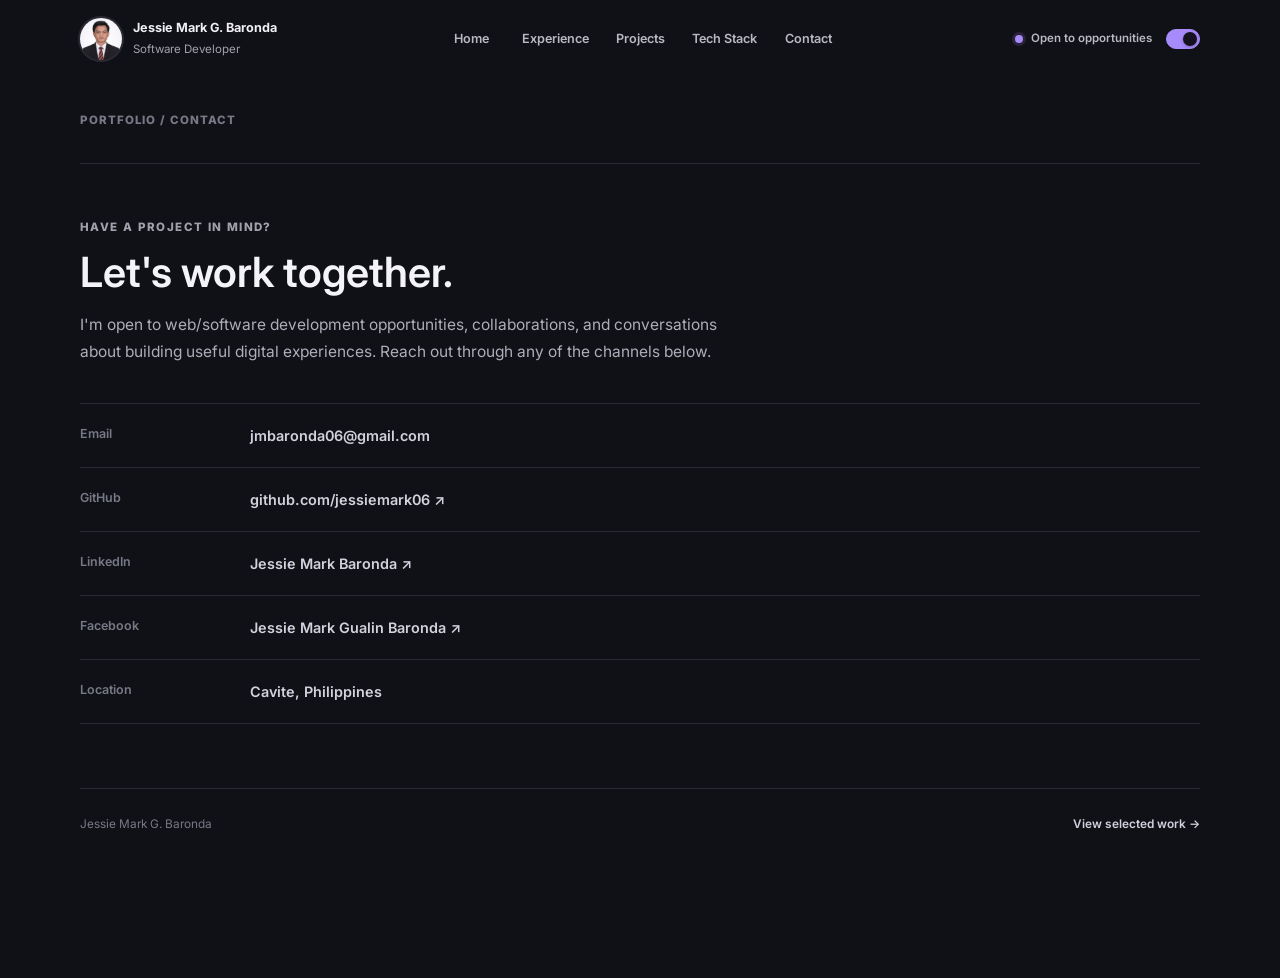
<file: contact.html>
<!DOCTYPE html>
<html lang="en">
<head>
  <meta charset="UTF-8">
  <meta name="viewport" content="width=device-width, initial-scale=1.0">
  <title>Contact</title>
  <meta name="description" content="Contact Jessie Mark G. Baronda about web development opportunities.">
  <link rel="preconnect" href="https://fonts.googleapis.com">
  <link rel="preconnect" href="https://fonts.gstatic.com" crossorigin>
  <link href="https://fonts.googleapis.com/css2?family=Inter:wght@400;500;600;700;800&display=swap" rel="stylesheet">
  <link rel="icon" type="image/svg+xml" href="user.png">
  <link rel="stylesheet" href="style.css">
  <script src="navigation.js" defer></script>
</head>
<body>
  <div class="site-shell">
    <div id="site-sidebar" aria-busy="true"></div>
    <main class="page-main">
      <header class="page-heading"><p class="eyebrow">Portfolio / Contact</p></header>
      <section class="inner-page" aria-labelledby="page-title">
        <p class="eyebrow">Have a project in mind?</p>
        <h1 id="page-title">Let's work together.</h1>
        <p class="page-intro">I'm open to web/software development opportunities, collaborations, and conversations about building useful digital experiences. Reach out through any of the channels below.</p>
        <div class="contact-details">
          <div class="contact-row"><span>Email</span><a href="mailto:jmbaronda06@gmail.com">jmbaronda06@gmail.com</a></div>
          <div class="contact-row"><span>GitHub</span><a href="https://github.com/jessiemark06" target="_blank" rel="noreferrer">github.com/jessiemark06 ↗</a></div>
          <div class="contact-row"><span>LinkedIn</span><a href="https://www.linkedin.com/in/jessie-mark-baronda-596703365/" target="_blank" rel="noreferrer">Jessie Mark Baronda ↗</a></div>
          <div class="contact-row"><span>Facebook</span><a href="https://www.facebook.com/jessiemark.gualinbaronda.7" target="_blank" rel="noopener noreferrer">Jessie Mark Gualin Baronda ↗</a></div>
          <div class="contact-row"><span>Location</span><strong>Cavite, Philippines</strong></div>
        </div>
      </section>
      <footer class="page-footer"><span>Jessie Mark G. Baronda</span><a href="projects.html">View selected work <span aria-hidden="true">→</span></a></footer>
    </main>
  </div>
</body>
</html>
</file>
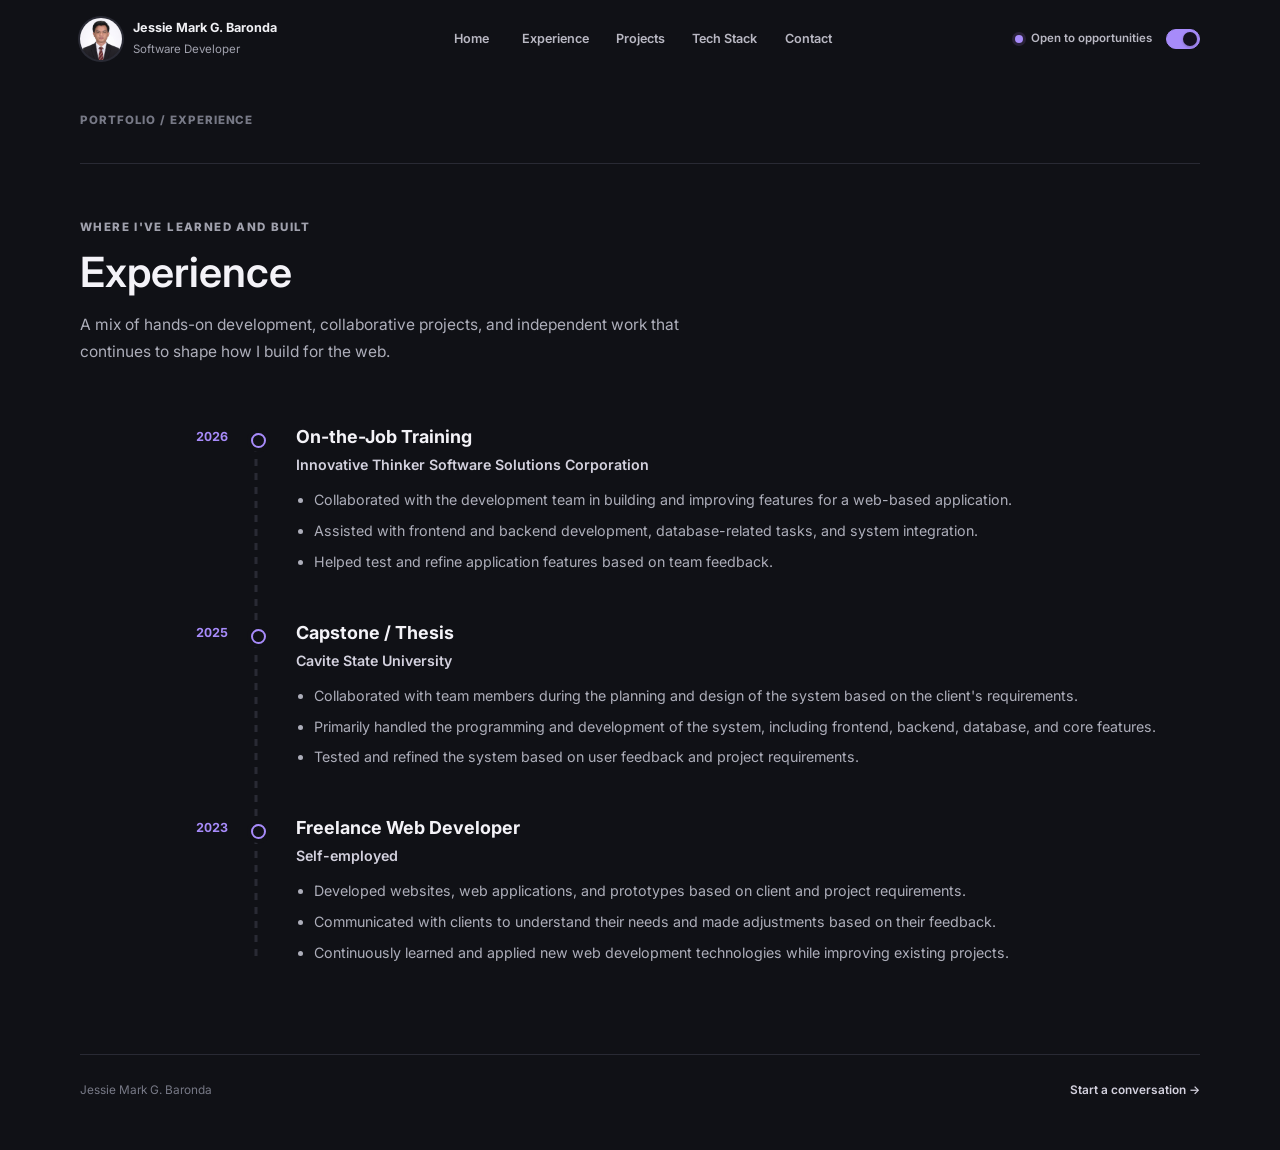
<file: experience.html>
<!DOCTYPE html>
<html lang="en">
<head>
  <meta charset="UTF-8">
  <meta name="viewport" content="width=device-width, initial-scale=1.0">
  <title>Experience</title>
  <meta name="description" content="Development experience of Jessie Mark G. Baronda.">
  <link rel="preconnect" href="https://fonts.googleapis.com">
  <link rel="preconnect" href="https://fonts.gstatic.com" crossorigin>
  <link href="https://fonts.googleapis.com/css2?family=Inter:wght@400;500;600;700;800&display=swap" rel="stylesheet">
  <link rel="icon" type="image/svg+xml" href="user.png">
  <link rel="stylesheet" href="style.css">
  <script src="navigation.js" defer></script>
</head>
<body>
  <div class="site-shell">
    <div id="site-sidebar" aria-busy="true"></div>
    <main class="page-main">
      <header class="page-heading"><p class="eyebrow">Portfolio / Experience</p></header>
      <section class="inner-page" aria-labelledby="page-title">
        <p class="eyebrow">Where I've learned and built</p>
        <h1 id="page-title">Experience</h1>
        <p class="page-intro">A mix of hands-on development, collaborative projects, and independent work that continues to shape how I build for the web.</p>
        <div class="timeline">
          <article class="timeline-item"><span>2026</span><div><h2>On-the-Job Training</h2><p class="timeline-meta">Innovative Thinker Software Solutions Corporation</p><ul><li>Collaborated with the development team in building and improving features for a web-based application.</li><li>Assisted with frontend and backend development, database-related tasks, and system integration.</li><li>Helped test and refine application features based on team feedback.</li></ul></div></article>
          <article class="timeline-item"><span>2025</span><div><h2>Capstone / Thesis</h2><p class="timeline-meta">Cavite State University</p><ul><li>Collaborated with team members during the planning and design of the system based on the client's requirements.</li><li>Primarily handled the programming and development of the system, including frontend, backend, database, and core features.</li><li>Tested and refined the system based on user feedback and project requirements.</li></ul></div></article>
          <article class="timeline-item"><span>2023</span><div><h2>Freelance Web Developer</h2><p class="timeline-meta">Self-employed</p><ul><li>Developed websites, web applications, and prototypes based on client and project requirements.</li><li>Communicated with clients to understand their needs and made adjustments based on their feedback.</li><li>Continuously learned and applied new web development technologies while improving existing projects.</li></ul></div></article>
        </div>
      </section>
      <footer class="page-footer"><span>Jessie Mark G. Baronda</span><a href="contact.html">Start a conversation <span aria-hidden="true">→</span></a></footer>
    </main>
  </div>
</body>
</html>
</file>
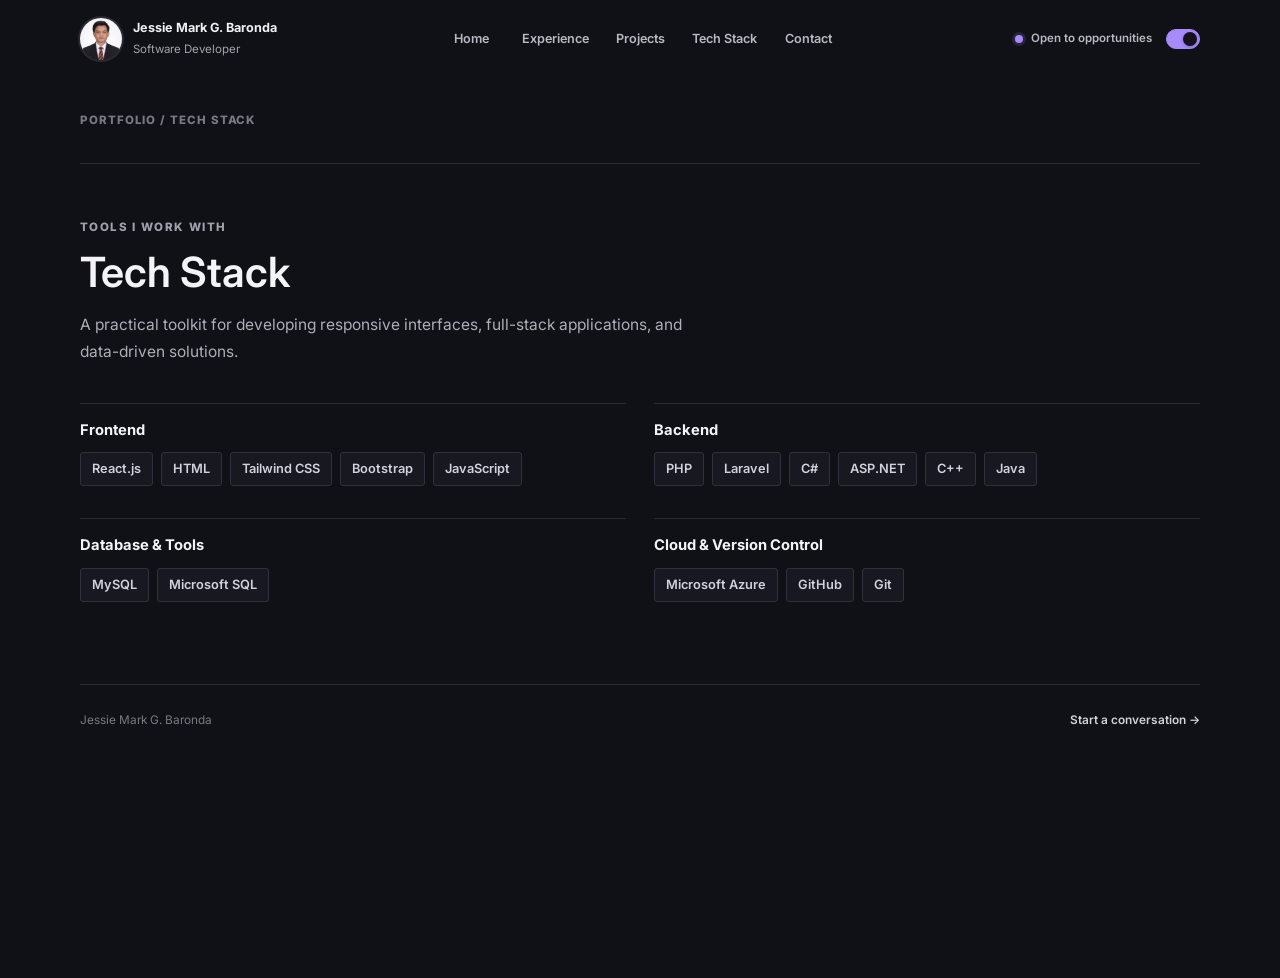
<file: tech-stack.html>
<!DOCTYPE html>
<html lang="en">
<head>
  <meta charset="UTF-8">
  <meta name="viewport" content="width=device-width, initial-scale=1.0">
  <title>Tech Stack</title>
  <meta name="description" content="Development tools and technologies used by Jessie Mark G. Baronda.">
  <link rel="preconnect" href="https://fonts.googleapis.com">
  <link rel="preconnect" href="https://fonts.gstatic.com" crossorigin>
  <link href="https://fonts.googleapis.com/css2?family=Inter:wght@400;500;600;700;800&display=swap" rel="stylesheet">
  <link rel="icon" type="image/svg+xml" href="user.png">
  <link rel="stylesheet" href="style.css">
  <script src="navigation.js" defer></script>
</head>
<body>
  <div class="site-shell">
    <div id="site-sidebar" aria-busy="true"></div>
    <main class="page-main">
      <header class="page-heading"><p class="eyebrow">Portfolio / Tech Stack</p></header>
      <section class="inner-page" aria-labelledby="page-title">
        <p class="eyebrow">Tools I work with</p>
        <h1 id="page-title">Tech Stack</h1>
        <p class="page-intro">A practical toolkit for developing responsive interfaces, full-stack applications, and data-driven solutions.</p>
        <div class="stack-groups">
          <article><h2>Frontend</h2><div class="tags"><span>React.js</span><span>HTML</span><span>Tailwind CSS</span><span>Bootstrap</span><span>JavaScript</span></div></article>
          <article><h2>Backend</h2><div class="tags"><span>PHP</span><span>Laravel</span><span>C#</span><span>ASP.NET</span><span>C++</span><span>Java</span></div></article>
          <article><h2>Database &amp; Tools</h2><div class="tags"><span>MySQL</span><span>Microsoft SQL</span></div></article>
        <article>
          <h2>Cloud &amp; Version Control</h2>
          <div class="tags">
            <span>Microsoft Azure</span>
            <span>GitHub</span>
            <span>Git</span>
          </div>
        </article>
        </div>
      </section>
      <footer class="page-footer"><span>Jessie Mark G. Baronda</span><a href="contact.html">Start a conversation <span aria-hidden="true">→</span></a></footer>
    </main>
  </div>
</body>
</html>
</file>
<file: style.css>
:root {
  color-scheme: dark;
  --sticky-nav-height: 79px;
  --bg: #090a0d;
  --panel: #101116;
  --panel-soft: #171820;
  --text: #f0f0f4;
  --muted: #a0a1ad;
  --line: #292a34;
  --accent: #a78bfa;
  --blue: #a78bfa;
  --accent-contrast: #15111f;
  --heading: #f4f3f8;
  --body-muted: #adaeba;
  --subtle: #777986;
  --link: #d3d1de;
  --nav-text: #b9b8c3;
  --nav-active: #d0c2ff;
  --nav-active-bg: #211b32;
  --tag-bg: #171820;
  --tag-border: #30313d;
  --tag-text: #d2d1db;
  --availability-ring: #292238;
  --preview-bg: #121319;
}

:root[data-theme="light"] {
  color-scheme: light;
  --bg: #f5f7f6;
  --panel: #ffffff;
  --panel-soft: #f4f7f5;
  --text: #202a27;
  --muted: #697570;
  --line: #e3e9e5;
  --accent: #26735b;
  --blue: #26735b;
  --accent-contrast: #ffffff;
  --heading: #202a27;
  --body-muted: #68756f;
  --subtle: #87918b;
  --link: #35423b;
  --nav-text: #55615b;
  --nav-active: #225e49;
  --nav-active-bg: #edf5f0;
  --tag-bg: #f6f8f6;
  --tag-border: #e5ebe6;
  --tag-text: #4e5d55;
  --availability-ring: #e8f5ed;
  --preview-bg: #e2eee7;
}

* {
  box-sizing: border-box;
}

@view-transition {
  navigation: auto;
}

::view-transition-old(root) {
  animation: 160ms ease-in both page-leave;
}

::view-transition-new(root) {
  animation: 220ms ease-out both page-enter;
}

@keyframes page-leave {
  to {
    opacity: 0;
    transform: translateY(-4px);
  }
}

@keyframes page-enter {
  from {
    opacity: 0;
    transform: translateY(6px);
  }
}

@keyframes content-rise {
  from {
    opacity: 0;
    transform: translateY(16px);
  }
  to {
    opacity: 1;
    transform: translateY(0);
  }
}

@media (prefers-reduced-motion: reduce) {
  html {
    scroll-behavior: auto;
  }

  ::view-transition-old(root),
  ::view-transition-new(root) {
    animation-duration: 1ms;
  }

  *,
  *::before,
  *::after {
    animation-duration: 1ms !important;
    animation-iteration-count: 1 !important;
    scroll-behavior: auto !important;
    transition-duration: 1ms !important;
  }
}

html {
  scroll-behavior: smooth;
}

body {
  margin: 0;
  min-height: 100vh;
  color: var(--text);
  background: var(--panel);
  font-family: "Inter", Arial, sans-serif;
  line-height: 1.6;
  overflow-x: hidden;
  transition: background-color 220ms ease, color 220ms ease;
}

body.menu-open {
  overflow: hidden;
}

a {
  color: inherit;
  text-decoration: none;
}

a:focus-visible,
button:focus-visible {
  outline: 2px solid var(--accent);
  outline-offset: 4px;
}

.portfolio {
  width: min(960px, calc(100% - 32px));
  margin: 0 auto;
  padding: 64px 0;
}

.intro {
  display: grid;
  grid-template-columns: 150px 1fr;
  gap: 24px;
  align-items: end;
  margin-bottom: 32px;
}

.profile-photo {
  width: 150px;
  height: 150px;
  display: block;
  object-fit: cover;
  background: linear-gradient(135deg, #1d3d68, #111);
}

.intro-content {
  min-width: 0;
}

.eyebrow {
  margin: 0 0 8px;
  color: var(--muted);
  font-size: 0.72rem;
  font-weight: 800;
  letter-spacing: 0.12em;
  text-transform: uppercase;
}

h1,
h2,
h3,
p {
  margin-top: 0;
}

h1 {
  margin-bottom: 2px;
  font-size: clamp(2.1rem, 5vw, 3.5rem);
  line-height: 1;
  letter-spacing: -0.06em;
  overflow-wrap: anywhere;
}

h2 {
  margin-bottom: 18px;
  font-size: clamp(1.35rem, 3vw, 2rem);
  line-height: 1.12;
  letter-spacing: -0.045em;
}

h3 {
  margin-bottom: 4px;
  font-size: 1rem;
}

.timeline-meta {
  margin-bottom: 6px;
  color: var(--text);
  font-size: 0.82rem;
  font-weight: 800;
}

.location {
  margin-bottom: 12px;
  color: var(--muted);
  font-weight: 600;
}

.role {
  margin-bottom: 20px;
  font-size: clamp(1rem, 2vw, 1.15rem);
  font-weight: 800;
}

.actions {
  display: flex;
  flex-wrap: wrap;
  gap: 12px;
}

.button {
  display: inline-flex;
  align-items: center;
  min-height: 42px;
  padding: 0 16px;
  color: var(--text);
  background: var(--panel);
  border: 1px solid var(--line);
  font-size: 0.9rem;
  font-weight: 800;
  white-space: nowrap;
  transition: transform 0.2s ease, background 0.2s ease;
}

.button:hover {
  transform: translateY(-2px);
  background: var(--panel-soft);
}

.button-light {
  color: var(--accent-contrast);
  background: var(--accent);
  border-color: var(--accent);
}

.content-grid {
  display: grid;
  grid-template-columns: minmax(0, 2fr) minmax(280px, 1fr);
  gap: 20px;
  align-items: start;
  margin-bottom: 20px;
}

.panel {
  background: var(--panel);
  border: 1px solid var(--line);
  padding: 26px;
  min-width: 0;
}

.about p {
  max-width: 650px;
  color: var(--text);
  font-weight: 600;
}

.about p:last-child,
.timeline-item p,
.project-list span {
  margin-bottom: 0;
}

.about-experience {
  margin-top: 34px;
  padding-top: 24px;
  border-top: 1px solid var(--line);
}

.tech-stack {
  min-height: 100%;
}

.stack-groups {
  display: grid;
  gap: 22px;
}

.stack-groups article {
  padding-top: 18px;
  border-top: 1px solid var(--line);
}

.stack-groups article:first-child {
  padding-top: 0;
  border-top: 0;
}

.tags {
  display: flex;
  flex-wrap: wrap;
  gap: 8px;
}

.tags span {
  display: inline-flex;
  align-items: center;
  min-height: 32px;
  padding: 0 11px;
  color: var(--text);
  background: var(--panel-soft);
  border: 1px solid var(--line);
  font-size: 0.85rem;
  font-weight: 800;
  overflow-wrap: anywhere;
}

.timeline {
  display: grid;
  gap: 0;
}

.timeline-item {
  display: grid;
  grid-template-columns: 72px 1fr;
  gap: 16px;
  padding: 18px 0;
  border-top: 1px solid var(--line);
}

.timeline-item:first-child {
  padding-top: 4px;
  border-top: 0;
}

.timeline-item span {
  color: var(--muted);
  font-size: 0.86rem;
  font-weight: 800;
}

.timeline-item p {
  color: var(--muted);
  font-size: 0.94rem;
}

.lower-grid {
  grid-template-columns: minmax(0, 2fr) minmax(280px, 1fr);
}

.project-list {
  display: grid;
  gap: 10px;
}

.project-item {
  display: grid;
  gap: 8px;
  padding: 16px;
  background: var(--panel);
  border: 1px solid var(--line);
  transition: transform 0.2s ease, border-color 0.2s ease;
}

.project-item:hover {
  transform: translateY(-2px);
  border-color: var(--blue);
}

.project-list span {
  color: var(--muted);
  font-size: 0.93rem;
}

.project-actions {
  display: flex;
  flex-wrap: wrap;
  gap: 8px;
  margin-top: 6px;
}

.label {
  display: inline-flex;
  align-items: center;
  min-height: 32px;
  padding: 0 11px;
  border: 1px solid var(--line);
  font-size: 0.8rem;
  font-weight: 800;
}

.label-project {
  color: var(--accent-contrast);
  background: var(--accent);
  border-color: var(--accent);
}

.label-certificate {
  color: var(--text);
  background: var(--panel-soft);
}

.lightbox {
  position: fixed;
  inset: 0;
  z-index: 40;
  display: none;
  place-items: center;
  padding: 24px;
}

.lightbox.is-open {
  display: grid;
}

.lightbox-backdrop {
  position: absolute;
  inset: 0;
  background: rgba(0, 0, 0, 0.82);
}

.lightbox-card {
  position: relative;
  z-index: 1;
  width: min(760px, 100%);
  padding: 18px;
  background: var(--preview-bg);
  border: 1px solid var(--line);
  box-shadow: 0 24px 80px rgba(0, 0, 0, 0.5);
}

.lightbox-card img {
  display: block;
  width: 100%;
  max-height: 72vh;
  object-fit: contain;
  background: #0c0c0c;
}

.lightbox-card p {
  margin: 14px 0 0;
  color: var(--muted);
  font-weight: 800;
}

.lightbox-close {
  position: absolute;
  top: -14px;
  right: -14px;
  display: grid;
  width: 36px;
  height: 36px;
  place-items: center;
  color: var(--accent-contrast);
  background: var(--accent);
  border-radius: 50%;
  font-size: 1.5rem;
  font-weight: 800;
  line-height: 1;
}

.contact {
  display: grid;
  align-content: start;
}

.contact a {
  display: inline-flex;
  max-width: 100%;
  padding: 12px 14px;
  color: var(--accent-contrast);
  background: var(--accent);
  font-weight: 800;
  overflow-wrap: anywhere;
  word-break: break-word;
}

@media (max-width: 900px) {
  .portfolio {
    width: min(100% - 28px, 960px);
  }

  .content-grid,
  .lower-grid {
    grid-template-columns: minmax(0, 1.45fr) minmax(250px, 0.8fr);
  }
}

@media (max-width: 760px) {
  .portfolio {
    padding: 28px 0;
  }

  .content-grid,
  .lower-grid {
    grid-template-columns: 1fr;
  }

  .intro {
    grid-template-columns: 130px 1fr;
    align-items: center;
  }

  .profile-photo {
    width: 130px;
    height: 130px;
  }
}

@media (max-width: 480px) {
  .portfolio {
    width: min(100% - 20px, 960px);
  }

  .intro {
    grid-template-columns: 1fr;
    gap: 18px;
    align-items: start;
  }

  .actions {
    gap: 8px;
  }

  .button {
    min-height: 40px;
    padding: 0 12px;
    font-size: 0.84rem;
  }

  .panel {
    padding: 20px;
  }

  .timeline-item {
    grid-template-columns: 1fr;
    gap: 4px;
  }

  .lightbox {
    padding: 14px;
  }

  .lightbox-card {
    padding: 12px;
  }

  .lightbox-close {
    top: 8px;
    right: 8px;
  }
}

@media (max-width: 360px) {
  .actions,
  .project-actions {
    display: grid;
  }

  .button,
  .label {
    justify-content: center;
    width: 100%;
  }
}

.site-shell {
  min-height: 100vh;
}

#site-sidebar[role="alert"] {
  position: sticky;
  top: 16px;
  z-index: 30;
  width: min(1200px, calc(100% - 48px));
  margin: 16px auto;
  padding: 12px 16px;
  color: var(--text);
  background: var(--panel);
  border: 1px solid var(--line);
  border-radius: 12px;
  font-size: 0.82rem;
}

#site-sidebar {
  position: sticky;
  top: 0;
  z-index: 20;
  background: var(--panel);
}

.sidebar {
  position: relative;
  display: grid;
  width: min(1120px, calc(100% - 48px));
  min-height: 78px;
  grid-template-columns: minmax(0, 1fr) auto minmax(0, 1fr);
  align-items: center;
  gap: 24px;
  margin: 0 auto;
  padding: 12px 0;
  background: transparent;
  transition: background-color 220ms ease, border-color 220ms ease;
}

.nav-panel {
  display: contents;
}

.nav-panel-header {
  display: none;
}

.menu-toggle,
.menu-backdrop {
  display: none;
}

.identity {
  display: flex;
  align-items: center;
  gap: 11px;
  flex: 0 0 auto;
  min-width: 0;
  justify-self: start;
  padding: 0;
}

.identity img {
  width: 42px;
  height: 42px;
  flex: 0 0 auto;
  object-fit: cover;
  border-radius: 50%;
  background: var(--panel-soft);
  box-shadow: 0 0 0 2px var(--line);
}

.identity span,
.identity strong,
.identity small {
  display: block;
  min-width: 0;
}

.identity strong {
  font-size: 0.79rem;
  line-height: 1.35;
  white-space: nowrap;
}

.identity small {
  margin-top: 4px;
  color: var(--muted);
  font-size: 0.72rem;
}

.side-nav {
  display: flex;
  width: min(100%, 576px);
  align-items: center;
  justify-content: center;
  gap: 6px;
  margin: 0;
}

.side-nav a {
  display: flex;
  flex: 1 1 0;
  max-width: 96px;
  min-width: 76px;
  min-height: 40px;
  align-items: center;
  justify-content: center;
  padding: 0 8px;
  color: var(--nav-text);
  border-radius: 8px;
  font-size: 0.79rem;
  font-weight: 600;
  white-space: nowrap;
  transition: color 180ms ease, background-color 180ms ease, transform 180ms ease;
}

.side-nav a:hover,
.side-nav a.active {
  color: var(--nav-active);
  background: var(--nav-active-bg);
}

.side-nav a:hover {
  transform: translateY(-1px);
}

.nav-tools {
  display: flex;
  min-height: 40px;
  align-items: center;
  align-self: center;
  justify-self: end;
  gap: 14px;
  white-space: nowrap;
}

.nav-tools .availability {
  font-size: 0.72rem;
  line-height: 1;
}

.theme-toggle {
  position: relative;
  width: 34px;
  height: 20px;
  flex: 0 0 auto;
  padding: 0;
  background: var(--line);
  border: 1px solid var(--line);
  border-radius: 999px;
  cursor: pointer;
  transition: background 160ms ease, border-color 160ms ease;
}

.theme-toggle span {
  position: absolute;
  top: 2px;
  left: 2px;
  width: 14px;
  height: 14px;
  background: var(--panel);
  border-radius: 50%;
  box-shadow: 0 1px 3px rgba(0, 0, 0, 0.25);
  transition: transform 160ms ease, background 160ms ease;
}

.theme-toggle[aria-pressed="true"] {
  background: var(--accent);
  border-color: var(--accent);
}

.theme-toggle[aria-pressed="true"] span {
  background: var(--accent-contrast);
  transform: translateX(14px);
}

.theme-toggle:hover {
  border-color: var(--accent);
}

.theme-toggle:focus-visible {
  outline: 2px solid var(--accent);
  outline-offset: 3px;
}

.page-footer a:hover,
.text-link:hover,
.inline-link:hover {
  color: var(--accent);
}

.page-main {
  width: 100%;
  min-height: 100vh;
  margin: 0;
  padding: 0 max(24px, calc((100% - 1120px) / 2)) 24px;
  background: var(--panel);
  transition: background-color 220ms ease, color 220ms ease;
}

.portfolio-section {
  scroll-margin-top: var(--sticky-nav-height);
  border-bottom: 1px solid var(--line);
}

#experience {
  border-top: 1px solid var(--line);
}

.portfolio-section-title {
  margin: 0;
  color: var(--heading);
  font-size: clamp(1.8rem, 4vw, 2.6rem);
  font-weight: 700;
  letter-spacing: -0.045em;
  line-height: 1.16;
}

.home-hero,
.about-section {
  scroll-margin-top: var(--sticky-nav-height);
}

.portfolio-section .project-list,
.portfolio-section .timeline,
.portfolio-section .stack-groups,
.portfolio-section .contact-details {
  max-width: 100%;
}

.page-main.is-entering {
  animation: page-enter 220ms ease-out both;
}

.page-heading {
  display: flex;
  min-height: 86px;
  align-items: center;
  justify-content: space-between;
  gap: 20px;
  border-bottom: 1px solid var(--line);
}

.page-heading .eyebrow {
  margin: 0;
  color: var(--subtle);
  letter-spacing: 0.08em;
}

.heading-tools {
  display: flex;
  align-items: center;
  gap: 14px;
}

.availability {
  display: inline-flex;
  align-items: center;
  gap: 8px;
  margin: 0;
  color: var(--nav-text);
  font-size: 0.76rem;
  font-weight: 600;
}

.availability span {
  width: 8px;
  height: 8px;
  border-radius: 50%;
  background: var(--accent);
  box-shadow: 0 0 0 3px var(--availability-ring);
}

.home-hero {
  position: relative;
  display: grid;
  min-height: 470px;
  grid-template-columns: minmax(0, 1.2fr) minmax(220px, 0.72fr);
  align-items: center;
  gap: clamp(32px, 6vw, 78px);
  padding: 62px 0 54px;
}

.hero-content {
  position: relative;
  z-index: 1;
  animation: content-rise 650ms 80ms cubic-bezier(0.2, 0.7, 0.2, 1) both;
}

.hero-portrait {
  position: relative;
  z-index: 1;
  width: min(100%, 310px);
  justify-self: end;
  margin: 0;
  overflow: hidden;
  background: var(--panel-soft);
  border: 1px solid var(--line);
  border-radius: 18px;
  box-shadow: 0 28px 72px rgba(0, 0, 0, 0.32);
  animation: content-rise 700ms 180ms cubic-bezier(0.2, 0.7, 0.2, 1) both;
}

.hero-portrait img {
  display: block;
  width: 100%;
  aspect-ratio: 4 / 5;
  object-fit: cover;
  object-position: center 26%;
  transition: transform 500ms cubic-bezier(0.2, 0.7, 0.2, 1);
}

.hero-portrait:hover img {
  transform: scale(1.035);
}

.hero-portrait figcaption {
  position: absolute;
  inset: auto 0 0;
  display: grid;
  gap: 5px;
  padding: 48px 20px 20px;
  color: #fff;
  background: linear-gradient(transparent, rgba(10, 10, 14, 0.92));
}

.hero-portrait figcaption span {
  color: #c4b5fd;
  font-size: 0.66rem;
  font-weight: 800;
  letter-spacing: 0.12em;
  text-transform: uppercase;
}

.hero-portrait figcaption strong {
  font-size: 1rem;
  line-height: 1.4;
}

.hero-portrait figcaption small {
  color: rgba(255, 255, 255, 0.72);
  font-size: 0.7rem;
}

.hero-kicker {
  margin-bottom: 18px;
  color: var(--accent);
  font-size: 0.78rem;
  font-weight: 700;
}

.home-hero h1 {
  max-width: 620px;
  margin: 0;
  color: var(--heading);
  font-size: clamp(2.7rem, 5vw, 4.25rem);
  font-weight: 700;
  letter-spacing: -0.055em;
  line-height: 1.08;
  overflow-wrap: normal;
}

.hero-copy {
  max-width: 600px;
  margin: 20px 0 0;
  color: var(--body-muted);
  font-size: 1.02rem;
  line-height: 1.8;
}

.hero-actions {
  display: flex;
  align-items: center;
  flex-wrap: wrap;
  gap: 24px;
  margin-top: 28px;
}

.primary-link {
  display: inline-flex;
  min-height: 46px;
  align-items: center;
  justify-content: center;
  gap: 12px;
  padding: 0 18px;
  color: var(--accent-contrast);
  background: var(--accent);
  border: 1px solid var(--accent);
  border-radius: 8px;
  font-size: 0.84rem;
  font-weight: 700;
  transition: transform 180ms ease, background-color 180ms ease, box-shadow 180ms ease;
}

.primary-link:hover {
  background: var(--blue);
  box-shadow: 0 8px 26px rgba(167, 139, 250, 0.2);
  transform: translateY(-2px);
}

.primary-link:active {
  transform: translateY(0);
}

.secondary-link {
  display: inline-flex;
  min-height: 46px;
  align-items: center;
  gap: 10px;
  color: var(--link);
  font-size: 0.84rem;
  font-weight: 700;
  transition: color 180ms ease;
}

.secondary-link:hover {
  color: var(--accent);
}

.text-link,
.inline-link {
  color: var(--link);
  font-size: 0.84rem;
  font-weight: 700;
}

.hero-rule {
  display: flex;
  flex-wrap: wrap;
  gap: 24px;
  margin-top: 54px;
  color: var(--subtle);
  font-size: 0.72rem;
}

.hero-rule span:first-child {
  color: var(--accent);
  font-weight: 800;
}

.about-section {
  display: grid;
  grid-template-columns: minmax(0, 1fr);
  gap: 20px;
  padding: 50px 0 58px;
}

.section-heading .eyebrow {
  margin-bottom: 12px;
}

.section-heading h2 {
  margin: 0;
  color: var(--heading);
  font-size: 1.75rem;
  font-weight: 600;
  letter-spacing: 0;
  line-height: 1.25;
}

.about-copy p {
  margin: 0 0 16px;
  color: var(--body-muted);
  font-size: 0.91rem;
  font-weight: 400;
  line-height: 1.8;
}

.about-copy {
  max-width: 100%;
  padding: 0;
}

.education-entry {
  margin-bottom: 24px;
}

.about-copy .section-label {
  margin-bottom: 10px;
  color: var(--accent);
  font-weight: 700;
}

.education-course-row {
  display: flex;
  align-items: baseline;
  gap: 16px;
}

.education-course-row h3 {
  flex: 1;
  min-width: 0;
  margin: 0;
  color: var(--body-muted);
  font-size: 0.95rem;
  font-weight: 700;
  line-height: 1.5;
}

.education-date {
  margin-left: auto;
  color: var(--body-muted);
  font-size: 0.90rem;
  font-weight: 700;
  white-space: nowrap;
}

.about-copy .education-school {
  margin: 2px 0 0;
}

.inline-link {
  display: inline-flex;
  gap: 10px;
  margin-top: 8px;
}

.page-footer {
  display: flex;
  min-height: 72px;
  align-items: center;
  justify-content: space-between;
  gap: 16px;
  border-top: 1px solid var(--line);
  color: var(--subtle);
  font-size: 0.74rem;
}

.page-footer a {
  color: var(--link);
  font-weight: 600;
}

.inner-page {
  padding: 54px 0 64px;
}

.inner-page .eyebrow {
  margin-bottom: 12px;
}

.inner-page h1 {
  margin: 0;
  color: var(--heading);
  font-size: 2.6rem;
  font-weight: 600;
  letter-spacing: 0;
  line-height: 1.16;
}

.page-intro {
  max-width: 640px;
  margin: 14px 0 38px;
  color: var(--body-muted);
  font-size: 0.97rem;
  line-height: 1.75;
}

.inner-page .timeline {
  --timeline-axis: 176px;
  position: relative;
  max-width: 100%;
}

.inner-page .timeline::before {
  position: absolute;
  top: 28px;
  bottom: 28px;
  left: var(--timeline-axis);
  width: 3px;
  transform: translateX(-50%);
  background: repeating-linear-gradient(
    to bottom,
    var(--line) 0,
    var(--line) 7px,
    transparent 7px,
    transparent 14px
  );
  content: "";
}

.inner-page .timeline-item {
  position: relative;
  grid-template-columns: 176px minmax(0, 1fr);
  gap: 40px;
  padding: 24px 0;
  border-top: 0;
}

.inner-page .timeline-item > span {
  padding-right: 28px;
  color: var(--accent);
  font-size: 0.78rem;
  font-weight: 700;
  font-variant-numeric: tabular-nums;
  text-align: right;
  white-space: nowrap;
}

.inner-page .timeline-item::before {
  position: absolute;
  top: 30px;
  left: calc(var(--timeline-axis) - 5.5px);
  width: 11px;
  height: 11px;
  background: var(--panel);
  border: 2px solid var(--accent);
  border-radius: 50%;
  box-shadow: 0 0 0 4px var(--panel);
  content: "";
  transition: background-color 180ms ease, transform 180ms ease;
}

.inner-page .timeline-item:hover::before {
  background: var(--accent);
  transform: scale(1.12);
}

.inner-page .timeline-item h2 {
  margin: 0 0 6px;
  color: var(--heading);
  font-size: 1.12rem;
  font-weight: 700;
  letter-spacing: 0;
}

.inner-page .timeline-item p,
.inner-page .timeline-item li {
  color: var(--body-muted);
  font-size: 0.89rem;
  line-height: 1.75;
}

.inner-page .timeline-item .timeline-meta {
  margin-bottom: 10px;
  color: var(--link);
  font-weight: 600;
}

.inner-page .timeline-item ul {
  display: grid;
  gap: 6px;
  margin: 10px 0 0;
  padding-left: 18px;
}

.inner-page .project-list {
  max-width: 100%;
  gap: 14px;
}

.inner-page .project-item {
  gap: 12px;
  padding: 22px;
  background: var(--panel);
  border-color: var(--line);
  border-radius: 12px;
  transition: transform 200ms ease, border-color 200ms ease, box-shadow 200ms ease;
}

.project-context {
  width: fit-content;
  flex: 0 0 auto;
  margin: 0;
  padding: 4px 9px;
  color: var(--nav-active);
  background: var(--nav-active-bg);
  border: 1px solid var(--line);
  border-radius: 3px;
  font-size: 0.68rem;
  font-weight: 700;
}

.project-heading {
  display: flex;
  align-items: center;
  justify-content: space-between;
  gap: 12px;
}

.project-heading > strong {
  flex: 1 1 auto;
  min-width: 0;
}

.inner-page .project-item strong {
  color: var(--heading);
  font-size: 1.05rem;
}

.inner-page .project-list span {
  color: var(--body-muted);
  font-size: 0.9rem;
  font-weight: 400;
  line-height: 1.75;
}

.project-stack {
  display: grid;
  grid-template-columns: minmax(0, 1fr) auto;
  gap: 8px;
}

.project-stack .eyebrow {
  grid-column: 1 / -1;
}

.inner-page .project-stack .project-actions {
  grid-column: 2;
  align-self: start;
  justify-self: end;
  margin-top: 0;
}

.project-stack .tags {
  grid-column: 1;
}

.project-stack .eyebrow {
  margin: 0;
}

@media (max-width: 600px) {
  .inner-page .timeline-item {
    grid-template-columns: 150px minmax(0, 1fr);
    gap: 32px;
  }

  .inner-page .timeline::before {
    left: var(--timeline-axis);
  }

  .inner-page .timeline {
    --timeline-axis: 150px;
  }

  .inner-page .timeline-item::before {
    left: calc(var(--timeline-axis) - 5.5px);
  }

  .project-stack {
    grid-template-columns: 1fr;
  }

  .project-stack .tags,
  .inner-page .project-stack .project-actions {
    grid-column: 1;
  }

  .inner-page .project-stack .project-actions {
    justify-self: start;
  }
}

.inner-page .project-item:hover {
  border-color: var(--accent);
  transform: translateY(-3px);
  box-shadow: 0 14px 34px rgba(0, 0, 0, 0.16);
}

.inner-page .label-certificate {
  color: var(--nav-active);
  background: var(--nav-active-bg);
  border-color: var(--line);
  border-radius: 3px;
}

.inner-page .stack-groups {
  max-width: 100%;
  grid-template-columns: repeat(2, minmax(0, 1fr));
  gap: 14px 28px;
}

.inner-page .stack-groups article,
.inner-page .stack-groups article:first-child {
  padding: 18px 0;
  border-top: 1px solid var(--line);
}

.inner-page .stack-groups h2 {
  margin: 0 0 14px;
  color: var(--heading);
  font-size: 0.92rem;
  font-weight: 700;
  letter-spacing: 0;
}

.inner-page .tags {
  gap: 8px;
}

.inner-page .tags span {
  min-height: 34px;
  color: var(--tag-text);
  background: var(--tag-bg);
  border-color: var(--tag-border);
  border-radius: 3px;
  font-size: 0.8rem;
  font-weight: 600;
  transition: transform 160ms ease, border-color 160ms ease, background-color 160ms ease;
}

.inner-page .stack-groups .tags span {
  gap: 8px;
}

.inner-page .stack-groups .tags i {
  font-size: 1.15rem;
  line-height: 1;
}

.inner-page .tags span:hover {
  border-color: var(--accent);
  transform: translateY(-2px);
}

.about-section.is-visible,
.portfolio-section.is-visible {
  animation: content-rise 520ms cubic-bezier(0.2, 0.7, 0.2, 1) both;
}

.contact-details {
  display: grid;
  max-width: 100%;
  grid-template-columns: 1fr;
  margin-top: 34px;
  border-top: 1px solid var(--line);
}

.contact-row {
  display: grid;
  grid-template-columns: 150px minmax(0, 1fr);
  gap: 20px;
  padding: 20px 0;
  border-bottom: 1px solid var(--line);
}

.contact-row span {
  color: var(--subtle);
  font-size: 0.78rem;
  font-weight: 600;
}

.contact-row a,
.contact-row strong {
  color: var(--link);
  font-size: 0.9rem;
  font-weight: 600;
  overflow-wrap: anywhere;
}

.contact-row a:hover {
  color: var(--accent);
}

@media (max-width: 900px) {
  .sidebar {
    gap: 16px;
  }

  .home-hero h1 {
    font-size: clamp(2.4rem, 5vw, 3.2rem);
  }

  .home-hero {
    grid-template-columns: minmax(0, 1.1fr) minmax(190px, 0.72fr);
    gap: 28px;
  }

  .hero-portrait {
    width: min(100%, 270px);
  }

  .about-section {
    gap: 28px;
  }
}

@media (max-width: 1050px) {
  :root {
    --sticky-nav-height: 61px;
  }

  .sidebar {
    display: flex;
    min-height: 0;
    flex-wrap: nowrap;
    justify-content: space-between;
    gap: 16px;
    padding: 10px 0;
  }

  .identity {
    position: relative;
    z-index: 1;
  }

  .menu-toggle {
    position: relative;
    z-index: 6;
  }

  .menu-toggle {
    display: flex;
    width: 40px;
    height: 40px;
    flex: 0 0 auto;
    flex-direction: column;
    align-items: center;
    justify-content: center;
    gap: 5px;
    margin-left: auto;
    padding: 0;
    color: var(--text);
    background: var(--panel-soft);
    border: 1px solid var(--line);
    border-radius: 10px;
    cursor: pointer;
  }

  .menu-toggle span {
    width: 16px;
    height: 2px;
    background: currentColor;
    border-radius: 2px;
    transition: transform 180ms ease, opacity 180ms ease;
  }

  .menu-toggle:focus-visible {
    outline: 2px solid var(--accent);
    outline-offset: 3px;
  }

  .nav-panel {
    position: fixed;
    z-index: 5;
    top: 0;
    left: 0;
    bottom: 0;
    display: flex;
    width: min(78vw, 360px);
    height: 100vh;
    height: 100dvh;
    flex-direction: column;
    align-items: stretch;
    gap: 28px;
    padding: 24px 20px 28px;
    background: var(--panel);
    background: color-mix(in srgb, var(--panel) 78%, transparent);
    border-right: 1px solid color-mix(in srgb, var(--line) 75%, transparent);
    box-shadow: 24px 0 70px rgba(0, 0, 0, 0.2);
    backdrop-filter: blur(24px) saturate(150%);
    -webkit-backdrop-filter: blur(24px) saturate(150%);
    transform: translateX(-105%);
    transition: transform 240ms cubic-bezier(0.2, 0.7, 0.2, 1);
    visibility: hidden;
  }

  .nav-panel-header {
    display: flex;
    min-height: 48px;
    align-items: center;
    justify-content: space-between;
    gap: 12px;
  }

  .nav-profile {
    display: flex;
    min-width: 0;
    align-items: center;
    gap: 10px;
  }

  .nav-profile img {
    width: 40px;
    height: 40px;
    flex: 0 0 auto;
    object-fit: cover;
    border-radius: 50%;
    background: var(--panel-soft);
    box-shadow: 0 0 0 2px var(--line);
  }

  .nav-profile span,
  .nav-profile strong,
  .nav-profile small {
    display: block;
    min-width: 0;
  }

  .nav-profile strong {
    overflow: hidden;
    font-size: 0.72rem;
    text-overflow: ellipsis;
    white-space: nowrap;
  }

  .nav-profile small {
    margin-top: 3px;
    color: var(--muted);
    font-size: 0.65rem;
  }

  .sidebar.is-menu-open .nav-panel {
    transform: translateX(0);
    visibility: visible;
  }

  .menu-backdrop {
    position: fixed;
    z-index: 2;
    inset: 0;
    display: block;
    width: 100%;
    height: 100%;
    padding: 0;
    background: rgba(8, 10, 14, 0.38);
    border: 0;
    opacity: 0;
    pointer-events: none;
    transition: opacity 240ms ease, visibility 240ms ease;
    visibility: hidden;
  }

  .sidebar.is-menu-open .menu-backdrop {
    opacity: 1;
    pointer-events: auto;
    visibility: visible;
  }

  .nav-panel .side-nav {
    width: 100%;
    flex-direction: column;
    align-items: stretch;
    gap: 6px;
    overflow: visible;
  }

  .nav-panel .side-nav a {
    width: 100%;
    max-width: none;
    min-width: 0;
    min-height: 48px;
    justify-content: flex-start;
    padding: 0 14px;
    font-size: 0.92rem;
  }

  .nav-panel .nav-tools {
    width: 100%;
    min-height: 48px;
    justify-content: space-between;
    margin-top: auto;
    padding-top: 18px;
    border-top: 1px solid var(--line);
  }

  .nav-panel .nav-tools .availability {
    font-size: 0.78rem;
  }

  .home-hero {
    min-height: 0;
    grid-template-columns: 1fr;
    gap: 30px;
    padding: 46px 0 34px;
  }

  .hero-portrait {
    width: min(270px, 72%);
    justify-self: center;
  }
}

@media (max-width: 680px) {
  .identity img {
    width: 36px;
    height: 36px;
  }

  .identity strong {
    font-size: 0.75rem;
  }

  .identity small {
    margin-top: 1px;
    font-size: 0.66rem;
  }

  .page-main {
    min-height: calc(100vh - 96px);
    padding: 0 24px 20px;
  }

  .page-heading {
    min-height: 64px;
  }

  .availability {
    font-size: 0.68rem;
  }

  .home-hero {
    min-height: 0;
    grid-template-columns: 1fr;
    gap: 34px;
    padding: 46px 0 34px;
  }

  .hero-portrait {
    width: min(280px, 82%);
    justify-self: center;
  }

  .home-hero h1 {
    font-size: clamp(2.5rem, 9vw, 3.5rem);
  }

  .hero-rule {
    gap: 10px 18px;
    margin-top: 38px;
  }

  .about-section {
    grid-template-columns: 1fr;
    gap: 20px;
    padding: 38px 0 44px;
  }

  .education-course-row {
    flex-wrap: wrap;
    gap: 4px 12px;
  }

  .education-course-row h3 {
    flex: 1 1 250px;
  }

  .inner-page {
    padding: 40px 0 48px;
  }

  .inner-page h1 {
    font-size: 2.2rem;
  }

  .inner-page .stack-groups {
    grid-template-columns: 1fr;
    gap: 4px;
  }
}

@media (max-width: 420px) {
  .inner-page .timeline {
    --timeline-axis: 5.5px;
  }

  .inner-page .timeline::before {
    left: var(--timeline-axis);
  }

  .inner-page .timeline-item {
    grid-template-columns: minmax(0, 1fr);
    gap: 8px;
    padding-left: 24px;
  }

  .inner-page .timeline-item:first-child {
    padding-top: 24px;
  }

  .inner-page .timeline-item > span {
    padding: 0;
    text-align: left;
  }

  .inner-page .timeline-item::before {
    top: 29px;
    left: calc(var(--timeline-axis) - 5.5px);
  }

  .page-main {
    padding-right: 18px;
    padding-left: 18px;
  }

  .page-heading {
    align-items: flex-start;
    flex-direction: column;
    justify-content: center;
    gap: 6px;
    padding: 12px 0;
  }

  .home-hero h1 {
    font-size: 2.15rem;
  }

  .hero-copy {
    font-size: 0.93rem;
  }

  .hero-actions {
    gap: 16px;
  }

  .hero-actions .primary-link {
    flex: 1 1 170px;
  }

  .hero-actions .secondary-link {
    min-height: 44px;
  }

  .contact-row {
    grid-template-columns: 1fr;
    gap: 5px;
  }
}
</file>
